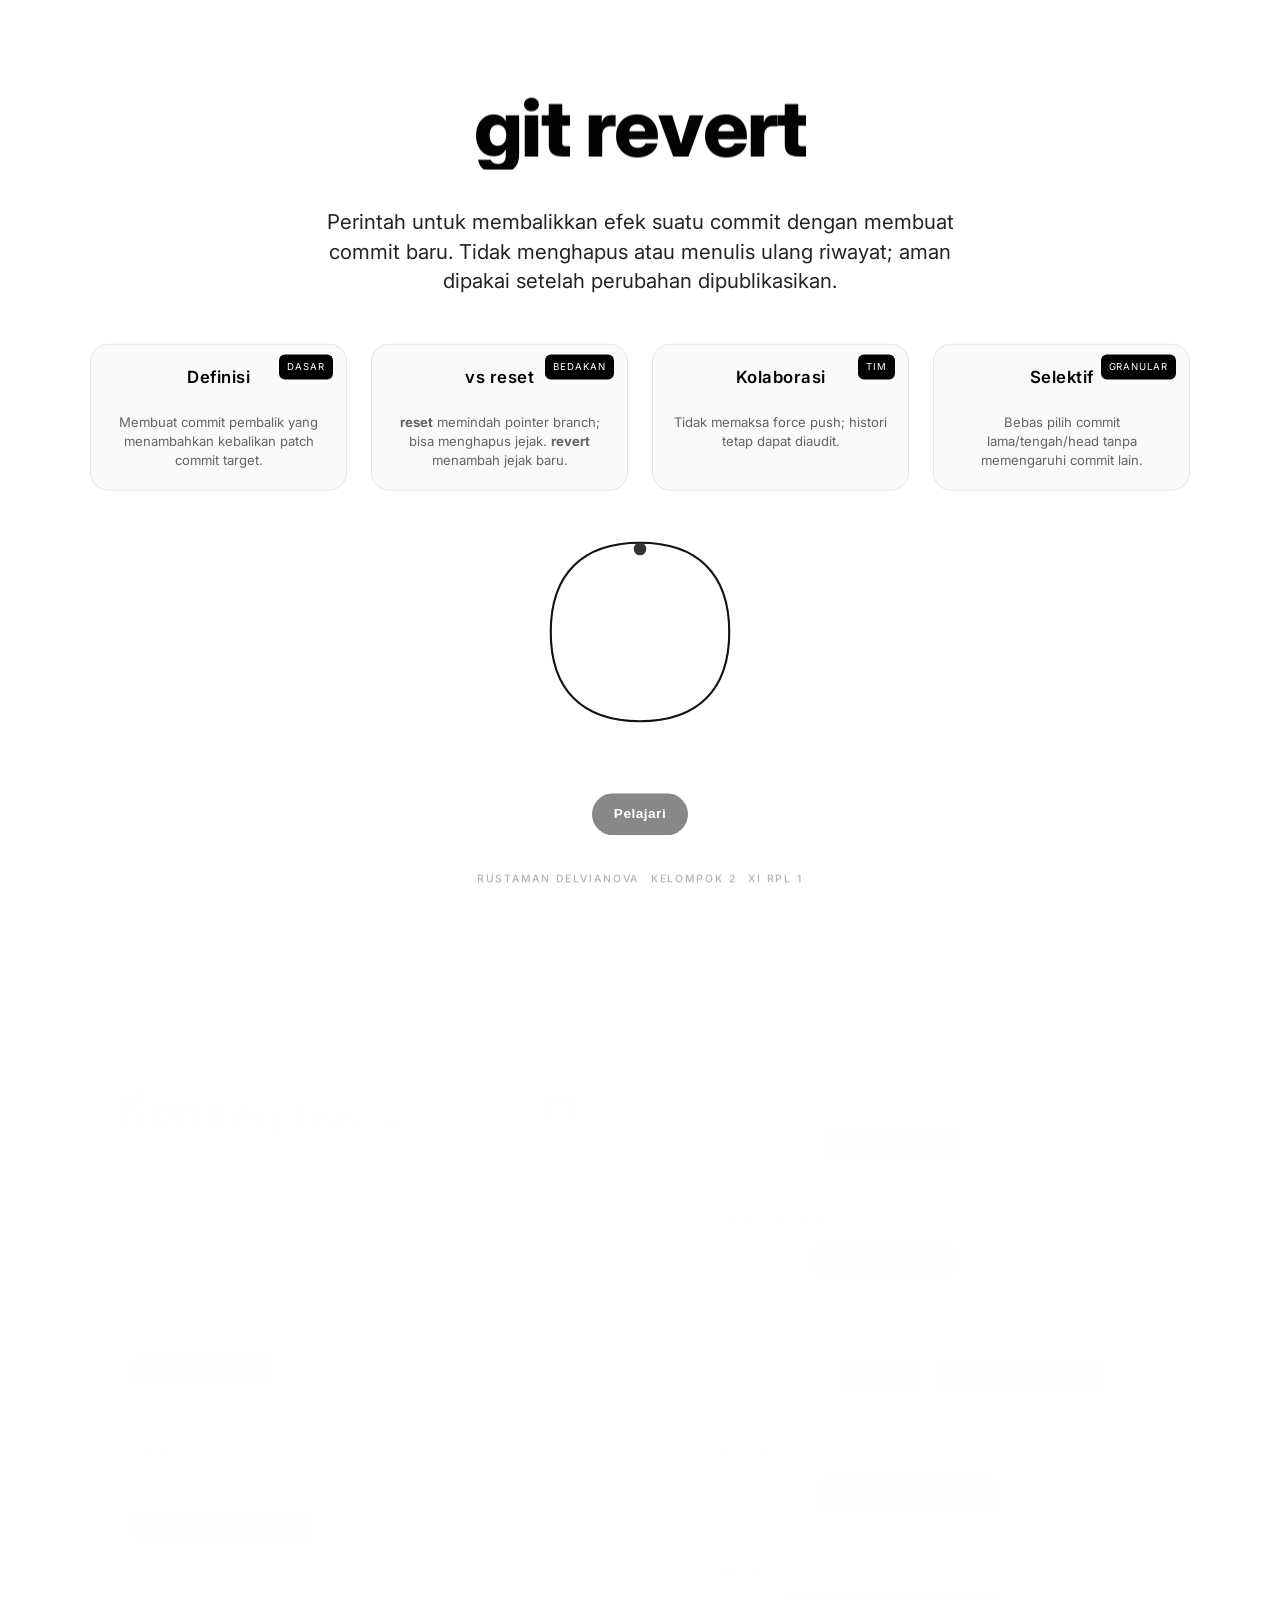
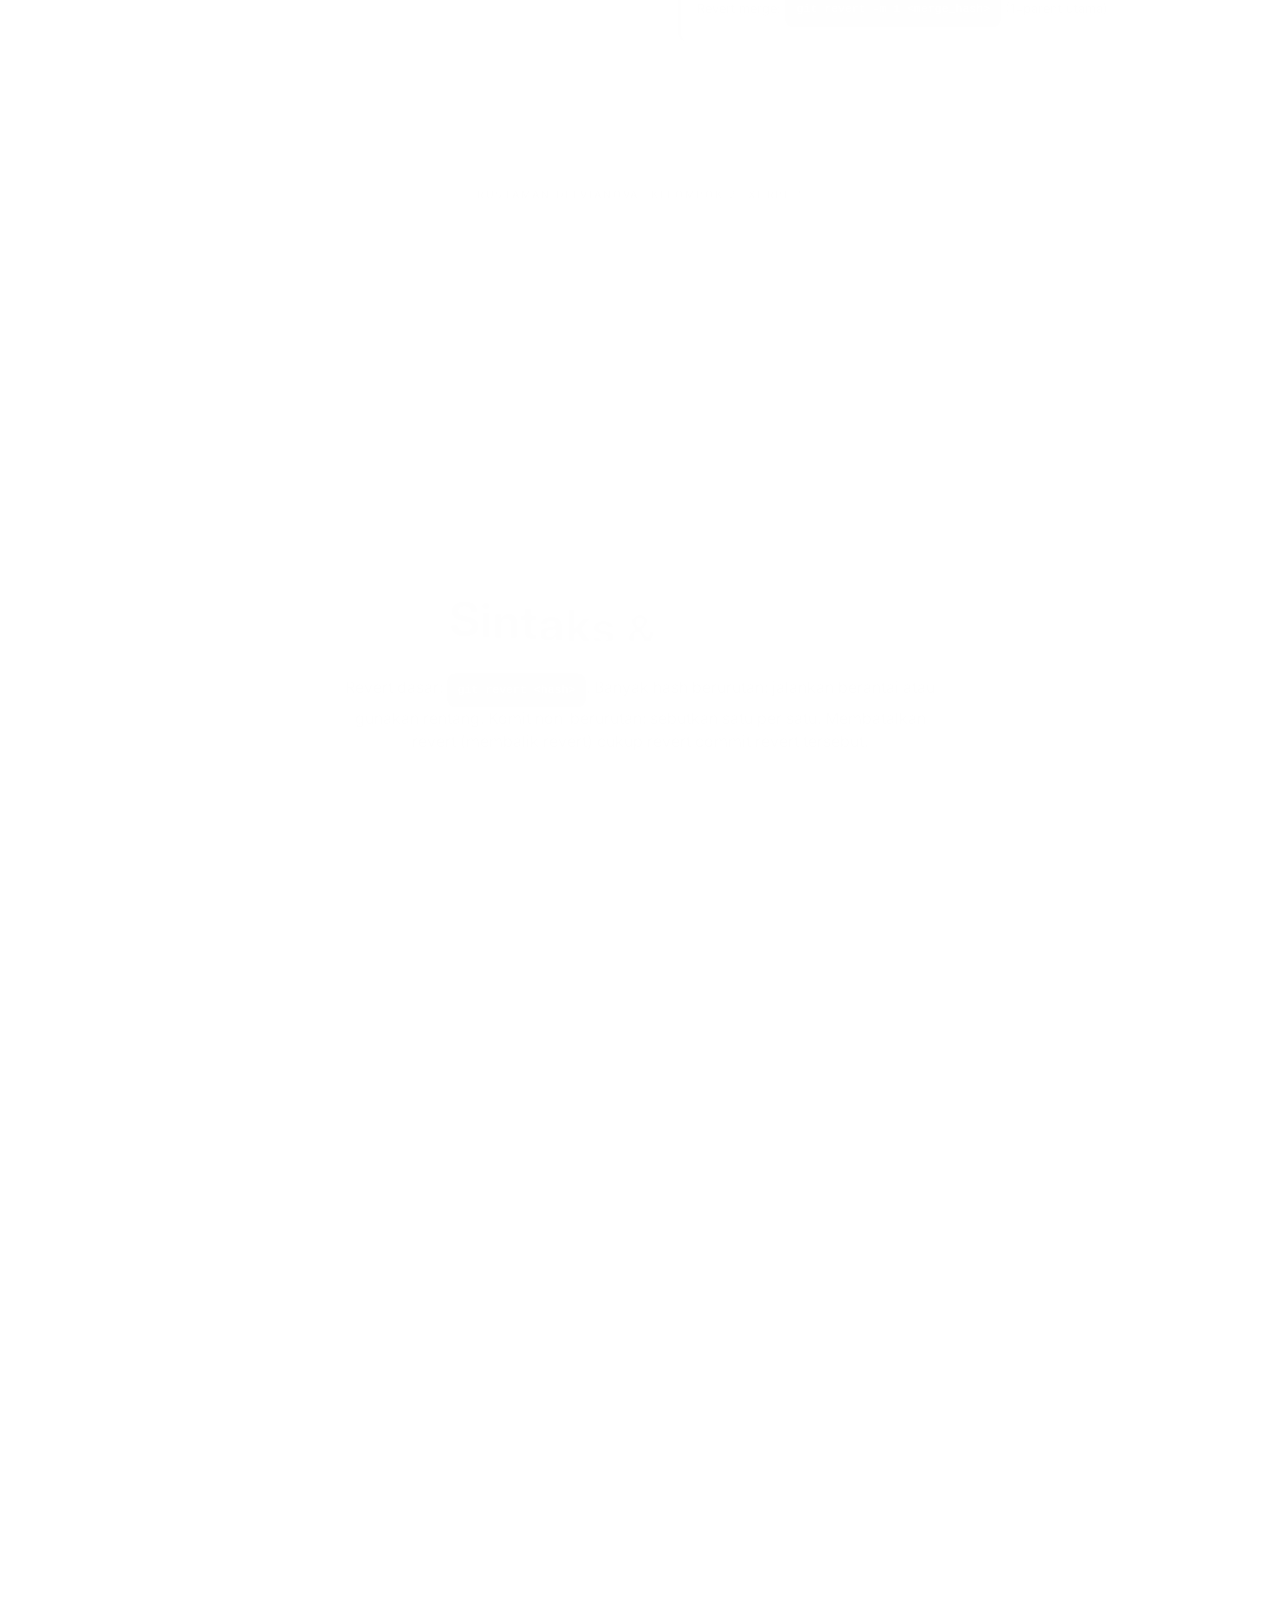
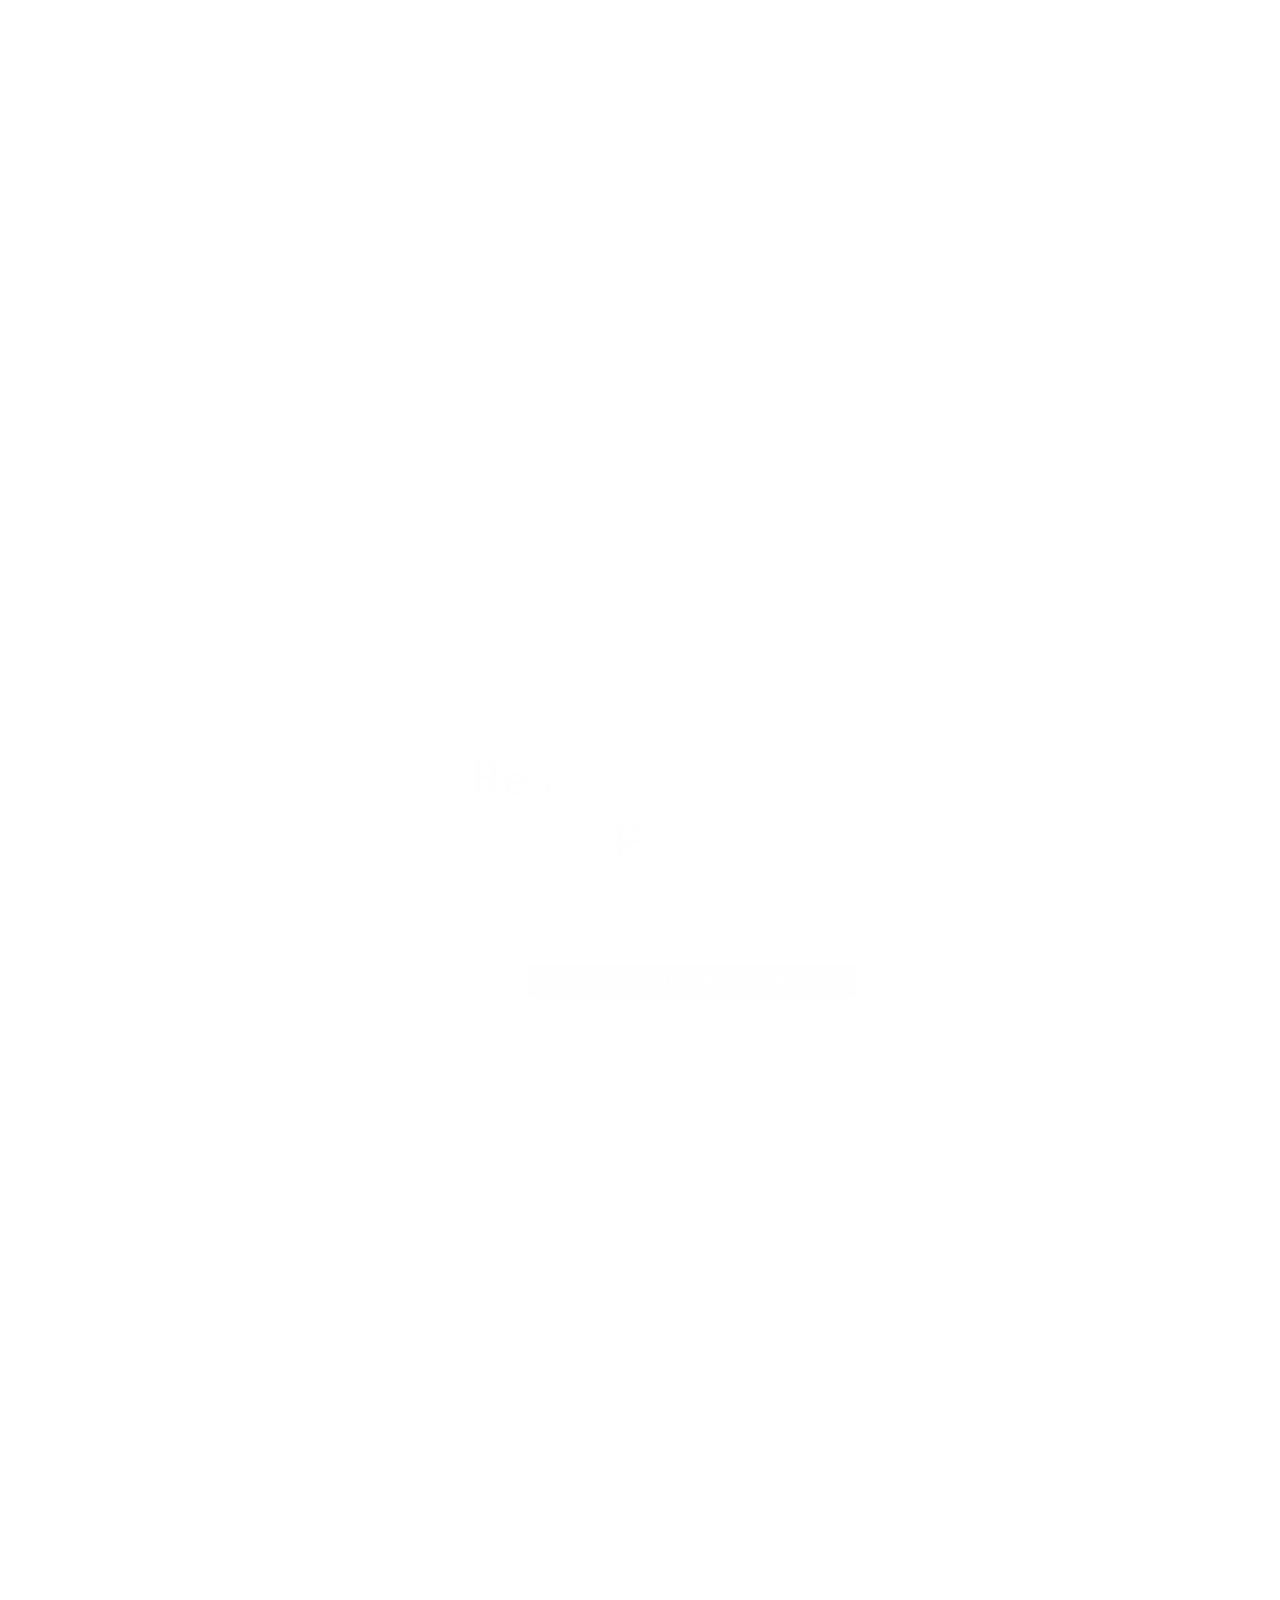
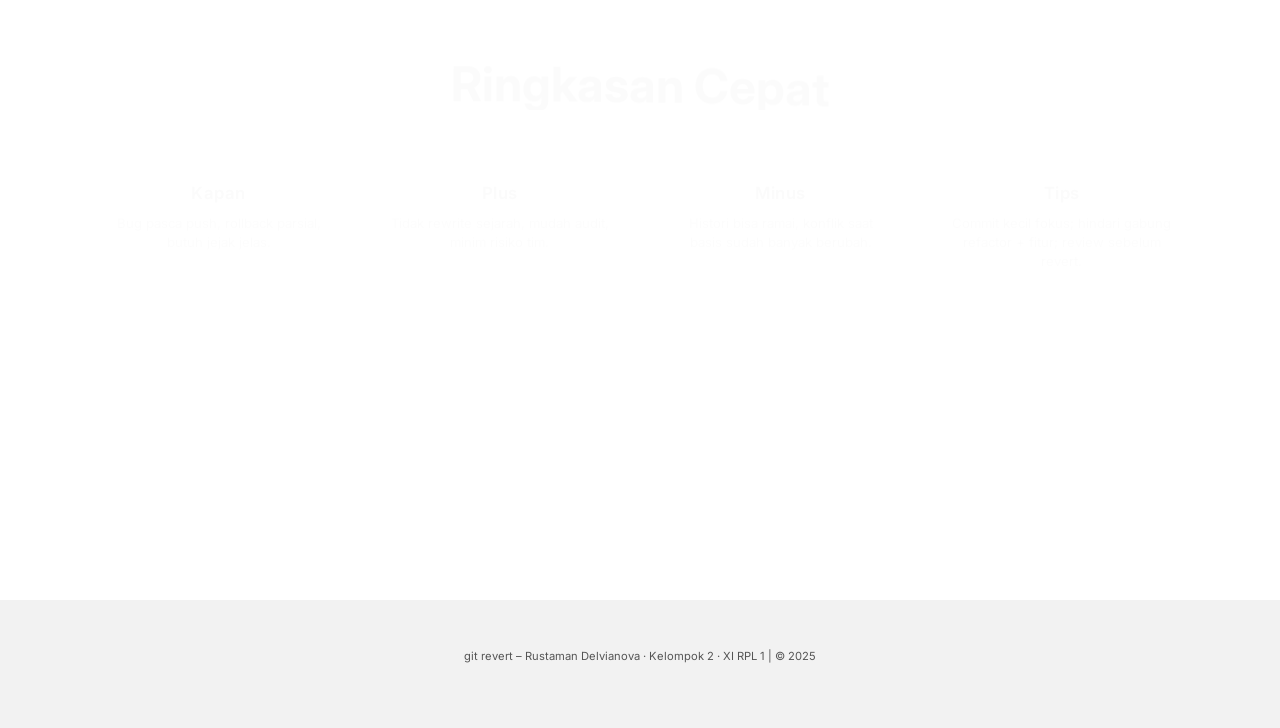
<file: XI RPL 1/Kelompok 2/Rustaman_(gitRevert)/index.html>
<!DOCTYPE html>
<html lang="id">
<head>
<meta charset="UTF-8" />
<meta name="viewport" content="width=device-width,initial-scale=1" />
<title>Memahami git revert</title>
<link rel="preconnect" href="https://fonts.googleapis.com">
<link rel="preconnect" href="https://fonts.gstatic.com" crossorigin>
<link href="https://fonts.googleapis.com/css2?family=Inter:wght@400;600;800&display=swap" rel="stylesheet">
<style>
*{box-sizing:border-box;margin:0;padding:0}
html{scroll-snap-type:y mandatory;height:100%;scroll-behavior:smooth;overscroll-behavior-y:none}
body{font-family:Inter,system-ui,-apple-system,sans-serif;background:#ffffff;color:#111;line-height:1.45;-webkit-font-smoothing:antialiased;min-height:100%;overflow-x:hidden}
section{min-height:100vh;display:flex;flex-direction:column;justify-content:center;align-items:center;padding:4rem clamp(1rem,4vw,4rem);text-align:center;position:relative;scroll-snap-align:start;scroll-snap-stop:always;opacity:0;background:#ffffff}
.hero{background:#ffffff;position:relative;opacity:1!important}
.hero h1{font-size:clamp(2.8rem,8vw,5rem);line-height:1.05;color:#000;font-weight:800;letter-spacing:-.02em}
.hero p{max-width:52ch;margin:1.5rem auto 0;font-size:clamp(1.05rem,1.6vw,1.35rem);opacity:.7;color:#222}
.grid{display:grid;gap:1.5rem;width:100%;max-width:1100px;margin-top:3rem;grid-template-columns:repeat(auto-fit,minmax(230px,1fr))}
.card{background:#fafafa;border:1px solid #e4e4e4;padding:1.25rem 1.1rem;border-radius:18px;position:relative;overflow:hidden}
.card h3{font-size:1.05rem;margin-bottom:.55rem;font-weight:600;letter-spacing:.5px;color:#000}
.card p{font-size:.82rem;opacity:.7;color:#222}
.badge{position:absolute;top:.6rem;right:.8rem;font-size:.6rem;letter-spacing:.1em;text-transform:uppercase;background:#000;padding:.35rem .5rem;border-radius:6px;color:#fff}
section.alt{background:#f5f5f5}
.tagline{font-size:clamp(1.9rem,5vw,3rem);font-weight:700;max-width:18ch;line-height:1.1;color:#000}
.split{display:flex;flex-direction:column;gap:2.2rem;max-width:1050px;width:100%}
@media (min-width:880px){.split{flex-direction:row;align-items:flex-start}.split .text{flex:1;padding-right:2.5rem;text-align:left}.split .steps{flex:1;text-align:left}}
.steps{counter-reset:stp}
.steps div{margin-bottom:1.3rem;padding:.9rem 1rem .95rem 1.05rem;border-left:3px solid #000;background:#f2f2f2;border-radius:10px}
.steps div h4{margin-bottom:.35rem;font-size:.9rem;font-weight:600;letter-spacing:.5px;color:#000}
.steps div p{font-size:.8rem;opacity:.75;color:#222}
.code{font-family:ui-monospace,Consolas,monaco,monospace;background:#000;color:#fff;padding:.55rem .7rem;border-radius:8px;font-size:.72rem;display:inline-block;margin-top:.35rem}
.compare{display:grid;grid-template-columns:repeat(auto-fit,minmax(240px,1fr));gap:1.2rem;margin-top:2.2rem}
.compare .box{background:#f2f2f2;border:1px solid #e4e4e4;border-radius:14px;padding:1rem 1rem 1.1rem;text-align:left;position:relative}
.compare .box h5{font-size:.85rem;letter-spacing:.05em;margin-bottom:.5rem;color:#000}
.compare .box p{font-size:.75rem;opacity:.75;color:#222}
footer{padding:3rem 1.5rem 4rem;text-align:center;font-size:.7rem;color:#555;background:#f2f2f2}
svg{width:210px;height:210px;margin-top:2.2rem;filter:none}
button.cta{margin-top:2.2rem;background:#000;color:#fff;font-weight:600;font-size:.85rem;padding:.85rem 1.35rem;border:none;border-radius:30px;cursor:pointer;letter-spacing:.5px;transition:.35s}
button.cta:hover{transform:translateY(-3px);background:#111}
.fade{opacity:0;transform:translateY(40px)}
.credits{position:absolute;bottom:1.2rem;left:50%;transform:translateX(-50%);font-size:.65rem;letter-spacing:.18em;text-transform:uppercase;color:#555;font-weight:500;pointer-events:none;opacity:.85;backdrop-filter:blur(2px)}
.credits span{margin:0 .55em;white-space:nowrap}
.split-char{display:inline-block;transform:translateY(1.1em) scale(.9) rotateX(65deg);opacity:0;will-change:transform,opacity;perspective:400px}
.split-word{display:inline-block;overflow:hidden}
</style>
</head>
<body>
<main>
<section class="hero">
<h1 class="fade">git revert</h1>
<p class="fade">Perintah untuk membalikkan efek suatu commit dengan membuat commit baru. Tidak menghapus atau menulis ulang riwayat; aman dipakai setelah perubahan dipublikasikan.</p>
<div class="grid">
<div class="card fade"><span class="badge">Dasar</span><h3>Definisi</h3><p>Membuat commit pembalik yang menambahkan kebalikan patch commit target.</p></div>
<div class="card fade"><span class="badge">Bedakan</span><h3>vs reset</h3><p><b>reset</b> memindah pointer branch; bisa menghapus jejak. <b>revert</b> menambah jejak baru.</p></div>
<div class="card fade"><span class="badge">Tim</span><h3>Kolaborasi</h3><p>Tidak memaksa force push; histori tetap dapat diaudit.</p></div>
<div class="card fade"><span class="badge">Granular</span><h3>Selektif</h3><p>Bebas pilih commit lama/tengah/head tanpa memengaruhi commit lain.</p></div>
</div>
<svg id="orbit" viewBox="0 0 200 200" fill="none">
<path id="p1" stroke="#111" stroke-width="2" d="M100 15c55 0 85 30 85 85s-30 85-85 85S15 155 15 100 45 15 100 15Z"/>
<path id="dot" fill="#333" d="M100 15a6 6 0 1 0 0 12 6 6 0 0 0 0-12Z"/>
</svg>
<button class="cta fade" onclick="window.scrollTo({top:innerHeight,behavior:'smooth'})">Pelajari</button>
<div class="credits fade" style="bottom:2.2rem"><span>Rustaman Delvianova</span><span>Kelompok 2</span><span>XI RPL 1</span></div>
</section>
<section class="alt">
<div class="split">
<div class="text">
<div class="tagline fade">Konsep Inti git revert</div>
<p class="fade" style="margin-top:1.3rem;font-size:.93rem;opacity:.85">Alih‑alih menghapus commit salah, kita tambahkan commit baru yang membatalkan patch. Ini menjaga histori kronologis sehingga investigasi masa depan tetap transparan. Setiap revert adalah catatan eksplisit "apa" dan "mengapa".</p>
<div class="compare fade">
<div class="box"><h5>revert</h5><p>Mencatat rollback eksplisit; histori lengkap utuh. Baik untuk branch publik.</p><span class="code">git revert &lt;hash&gt;</span></div>
<div class="box"><h5>reset</h5><p>Menulis ulang pointer; rawan konflik kolaborasi jika sudah dipush. Hindari --hard di branch bersama.</p><span class="code">git reset --hard &lt;hash&gt;</span></div>
</div>
</div>
<div class="steps">
<div class="fade"><h4>1. Temukan</h4><p>Lihat daftar singkat. <span class="code">git log --oneline</span></p></div>
<div class="fade"><h4>2. Revert tunggal</h4><p>Balik satu commit. <span class="code">git revert a1b2c3d</span></p></div>
<div class="fade"><h4>3. Konflik</h4><p>Selesaikan manual lalu <span class="code">git add .</span> & <span class="code">git revert --continue</span></p></div>
<div class="fade"><h4>4. Banyak</h4><p>Rentang terakhir 3: <span class="code">git revert HEAD~3..HEAD</span></p></div>
<div class="fade"><h4>5. Merge</h4><p>Revert merge: <span class="code">git revert -m 1 &lt;merge_hash&gt;</span> (1=parent utama)</p></div>
</div>
</div>
</section>
<section>
<div class="tagline fade">Sintaks & Contoh</div>
<p class="fade" style="margin-top:1rem;max-width:60ch">Revert dasar: <span class="code">git revert &lt;hash&gt;</span>. Banyak hash berurutan: jalankan berantai atau gunakan rentang. Komit non-berurutan: sebutkan satu per satu. Membatalkan revert (membalik revert) cukup revert commit revert tersebut.</p>
</section>
<section class="alt">
<div class="tagline fade">Revert Merge & Konflik</div>
<p class="fade" style="margin-top:1rem;max-width:60ch">Saat revert merge, git butuh tahu parent mana yang dianggap baseline: gunakan <span class="code">-m 1</span> (parent pertama). Konflik umum: file sudah berubah setelah commit target. Strategi: fokuskan patch; bila patch besar dan banyak noise formatting, pertimbangkan refactor terpisah sebelum revert.</p>
</section>
<section>
<div class="tagline fade">Best Practice & Anti-Pattern</div>
<p class="fade" style="margin-top:1rem;max-width:60ch">Gunakan revert untuk: rollback aman setelah deploy, membatalkan fitur eksperimental, audit jelas. Hindari: menumpuk revert atas revert tanpa perbaikan akar, mengandalkan revert untuk uji coba yang mestinya pakai feature flag. Format pesan: <span class="code">revert: batalkan fitur pencarian cepat (#123)</span>.</p>
</section>
<section class="alt">
<div class="tagline fade">Ringkasan Cepat</div>
<div class="grid" style="margin-top:2.5rem">
<div class="card fade"><h3>Kapan</h3><p>Bug pasca push, rollback parsial, butuh jejak jelas.</p></div>
<div class="card fade"><h3>Plus</h3><p>Tidak rewrite sejarah, mudah audit, minim risiko tim.</p></div>
<div class="card fade"><h3>Minus</h3><p>Histori bisa ramai, konflik saat basis sudah banyak berubah.</p></div>
<div class="card fade"><h3>Tips</h3><p>Commit kecil fokus; hindari gabung refactor + fitur; review sebelum revert.</p></div>
</div>
</section>
</main>
<footer>git revert – Rustaman Delvianova · Kelompok 2 · XI RPL 1 | © 2025</footer>
<script src="vendor/gsap.min.js"></script>
<script src="vendor/ScrollTrigger.min.js"></script>
<script src="vendor/MotionPathPlugin.min.js"></script>
<script src="vendor/Scripts.min.js"></script>
</body>
</html>
</file>
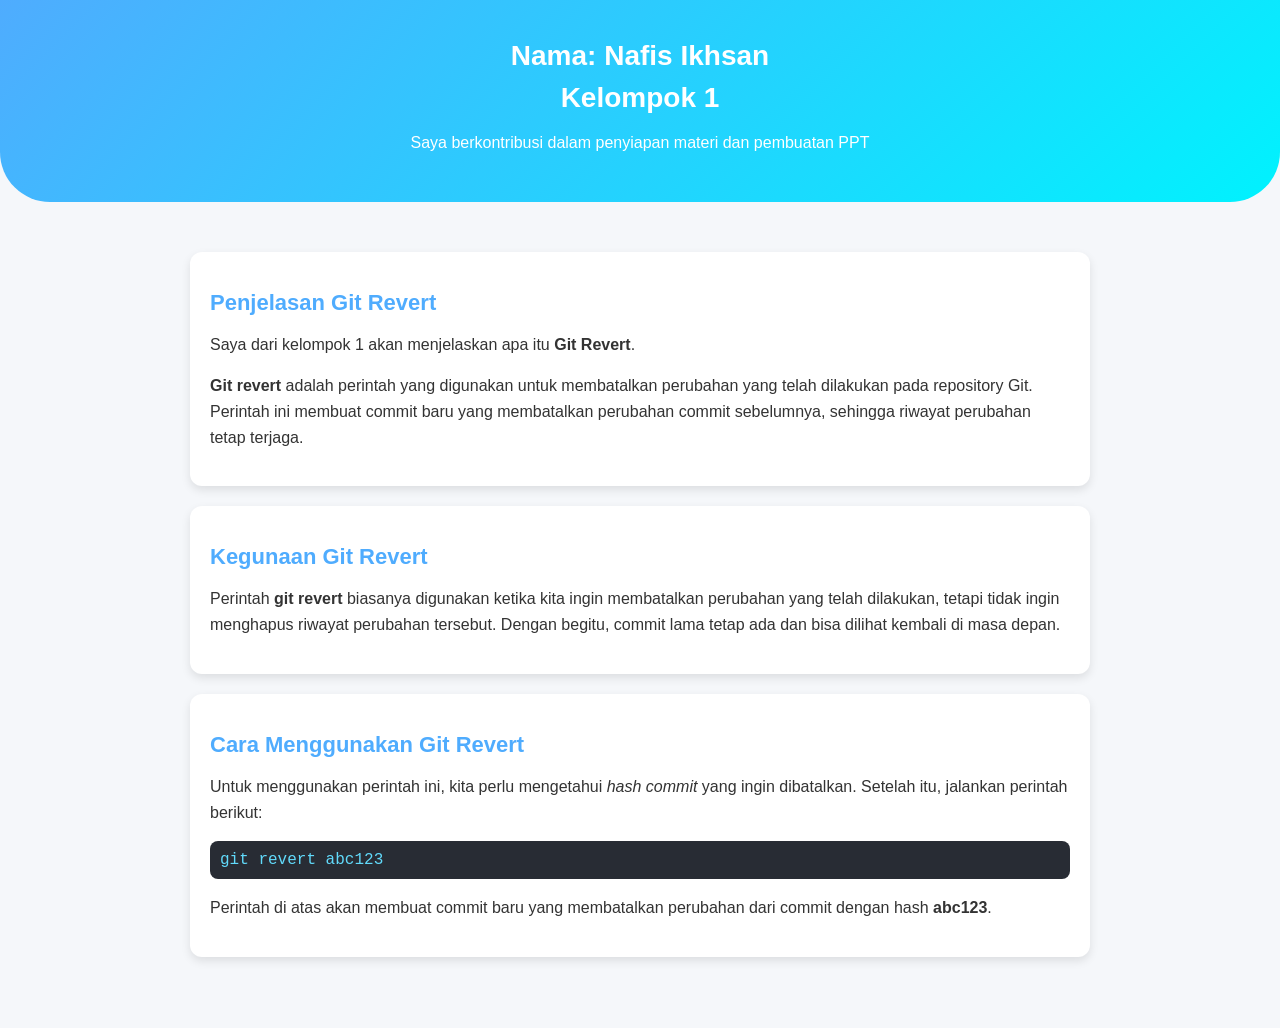
<file: XI RPL 1/Kelompok 1/tugas individu github nafis .html>
<!DOCTYPE html>
<html lang="en">
<head>
  <meta charset="UTF-8">
  <meta name="viewport" content="width=device-width, initial-scale=1.0">
  <title>Tugas Individu</title>
  <style>
    body {
      font-family: 'Segoe UI', Tahoma, Geneva, Verdana, sans-serif;
      margin: 0;
      padding: 0;
      background: #f5f7fa;
      color: #333;
    }

    header {
      background: linear-gradient(135deg, #4facfe, #00f2fe);
      color: white;
      text-align: center;
      padding: 30px 20px;
      border-bottom-left-radius: 50px;
      border-bottom-right-radius: 50px;
    }

    header h1 {
      margin: 10px 0;
      font-size: 28px;
    }

    main {
      max-width: 900px;
      margin: 30px auto;
      padding: 20px;
    }

    section {
      background: white;
      margin-bottom: 20px;
      padding: 20px;
      border-radius: 12px;
      box-shadow: 0 4px 10px rgba(0,0,0,0.1);
      transition: transform 0.2s ease;
    }

    section:hover {
      transform: scale(1.02);
    }

    section h2 {
      color: #4facfe;
      margin-bottom: 10px;
      font-size: 22px;
    }

    p {
      line-height: 1.6;
    }

    code {
      display: block;
      background: #282c34;
      color: #61dafb;
      padding: 10px;
      border-radius: 8px;
      margin-top: 10px;
      font-family: Consolas, monospace;
    }
  </style>
</head>
<body>
  <header>
    <h1>Nama: Nafis Ikhsan</h1>
    <h1>Kelompok 1</h1>
    <p>Saya berkontribusi dalam penyiapan materi dan pembuatan   PPT</p>
  </header>

  <main>
    <section>
      <h2>Penjelasan Git Revert</h2>
      <p>Saya dari kelompok 1 akan menjelaskan apa itu <b>Git Revert</b>.</p>
      <p>
        <b>Git revert</b> adalah perintah yang digunakan untuk membatalkan perubahan yang telah dilakukan 
        pada repository Git. Perintah ini membuat commit baru yang membatalkan perubahan commit sebelumnya, 
        sehingga riwayat perubahan tetap terjaga.
      </p>
    </section>

    <section>
      <h2>Kegunaan Git Revert</h2>
      <p>
        Perintah <b>git revert</b> biasanya digunakan ketika kita ingin membatalkan perubahan yang telah 
        dilakukan, tetapi tidak ingin menghapus riwayat perubahan tersebut. Dengan begitu, commit lama 
        tetap ada dan bisa dilihat kembali di masa depan.
      </p>
    </section>

    <section>
      <h2>Cara Menggunakan Git Revert</h2>
      <p>
        Untuk menggunakan perintah ini, kita perlu mengetahui <i>hash commit</i> yang ingin dibatalkan.
        Setelah itu, jalankan perintah berikut:
      </p>
      <code>git revert abc123</code>
      <p>
        Perintah di atas akan membuat commit baru yang membatalkan perubahan dari commit dengan hash 
        <b>abc123</b>.
      </p>
    </section>
  </main>
</body>
</html>
</file>
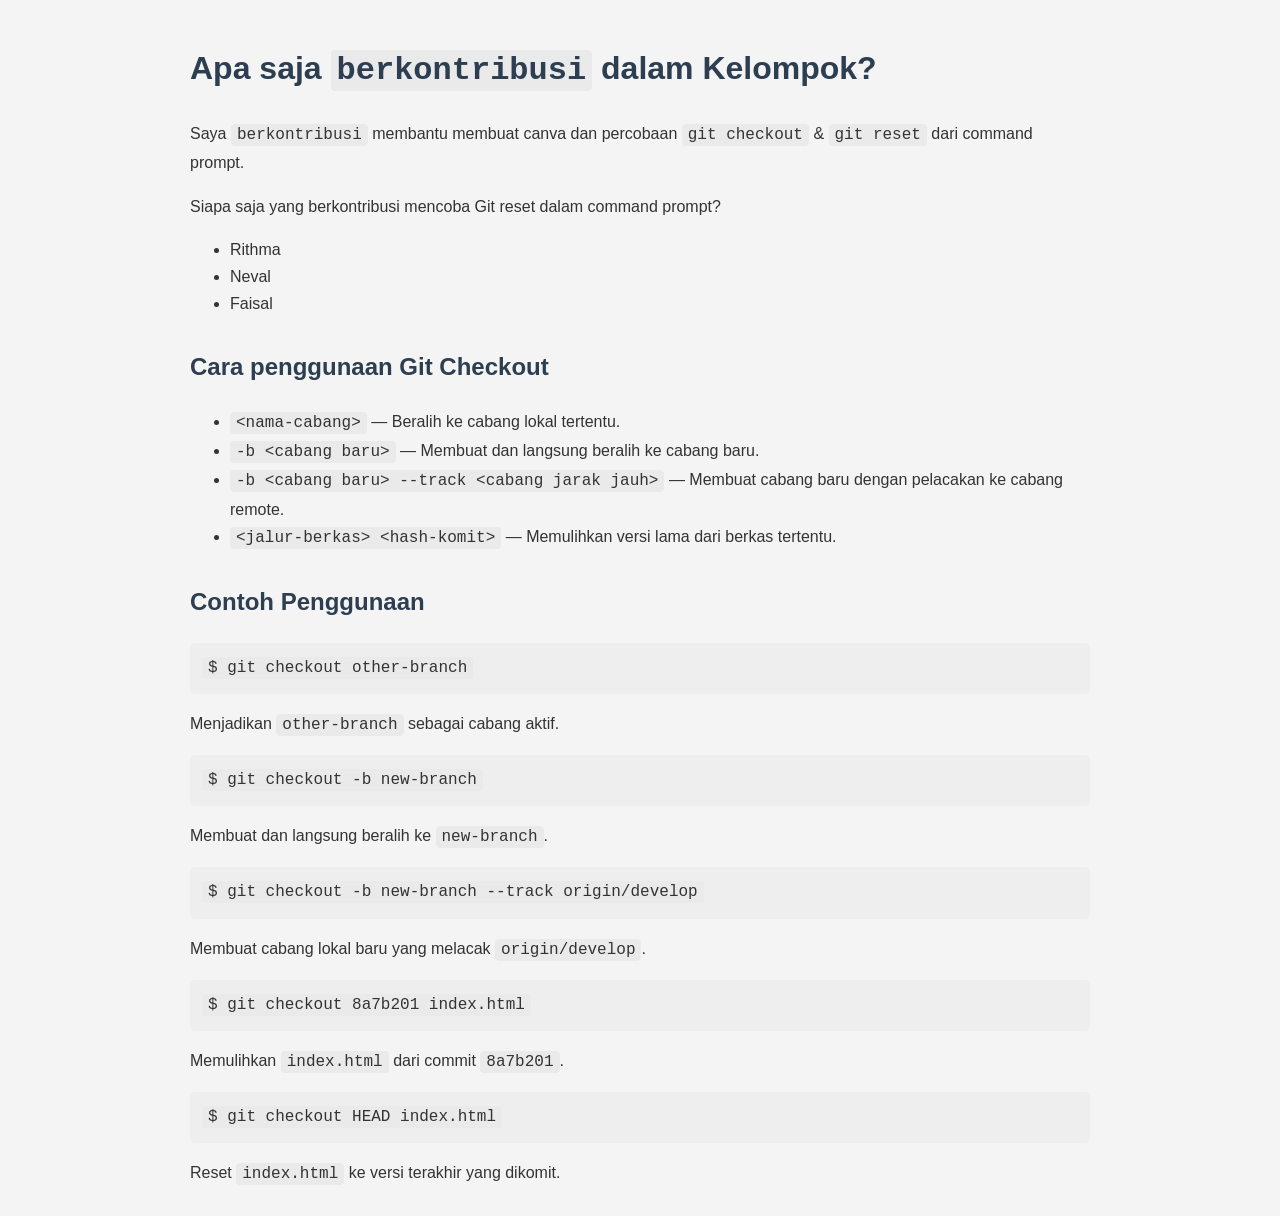
<file: XI RPL 2/Kelompok 1/kontribusirytma.html>
<!DOCTYPE html>
<html lang="id">
  <head>
    <meta charset="UTF-8" />
    <meta name="viewport" content="width=device-width, initial-scale=1" />
    <title>Git Checkout - Penjelasan</title>
    <link rel="stylesheet" href="style.css" />
  </head>
  <body>
    <h1>Apa saja <code> berkontribusi</code> dalam Kelompok?</h1>

    <div class="section">
      <p>Saya <code>berkontribusi</code> membantu membuat canva dan percobaan <code>git checkout</code> & <code>git reset</code> dari command prompt.</p>

      <p>Siapa saja yang berkontribusi mencoba Git reset dalam command prompt?</p>
      <ul>
        <li>Rithma</li>
        <li>Neval</li>
        <li>Faisal</li>
      </ul>
    </div>

    <div class="section">
      <h2>Cara penggunaan Git Checkout</h2>
      <ul>
        <li><code>&lt;nama-cabang&gt;</code> — Beralih ke cabang lokal tertentu.</li>
        <li><code>-b &lt;cabang baru&gt;</code> — Membuat dan langsung beralih ke cabang baru.</li>
        <li><code>-b &lt;cabang baru&gt; --track &lt;cabang jarak jauh&gt;</code> — Membuat cabang baru dengan pelacakan ke cabang remote.</li>
        <li><code>&lt;jalur-berkas&gt; &lt;hash-komit&gt;</code> — Memulihkan versi lama dari berkas tertentu.</li>
      </ul>
    </div>

    <div class="section">
      <h2>Contoh Penggunaan</h2>
      <pre><code>$ git checkout other-branch</code></pre>
      <p>Menjadikan <code>other-branch</code> sebagai cabang aktif.</p>

      <pre><code>$ git checkout -b new-branch</code></pre>
      <p>Membuat dan langsung beralih ke <code>new-branch</code>.</p>

      <pre><code>$ git checkout -b new-branch --track origin/develop</code></pre>
      <p>Membuat cabang lokal baru yang melacak <code>origin/develop</code>.</p>

      <pre><code>$ git checkout 8a7b201 index.html</code></pre>
      <p>Memulihkan <code>index.html</code> dari commit <code>8a7b201</code>.</p>

      <pre><code>$ git checkout HEAD index.html</code></pre>
      <p>Reset <code>index.html</code> ke versi terakhir yang dikomit.</p>
    </div>
  </body>
</html>
</file>
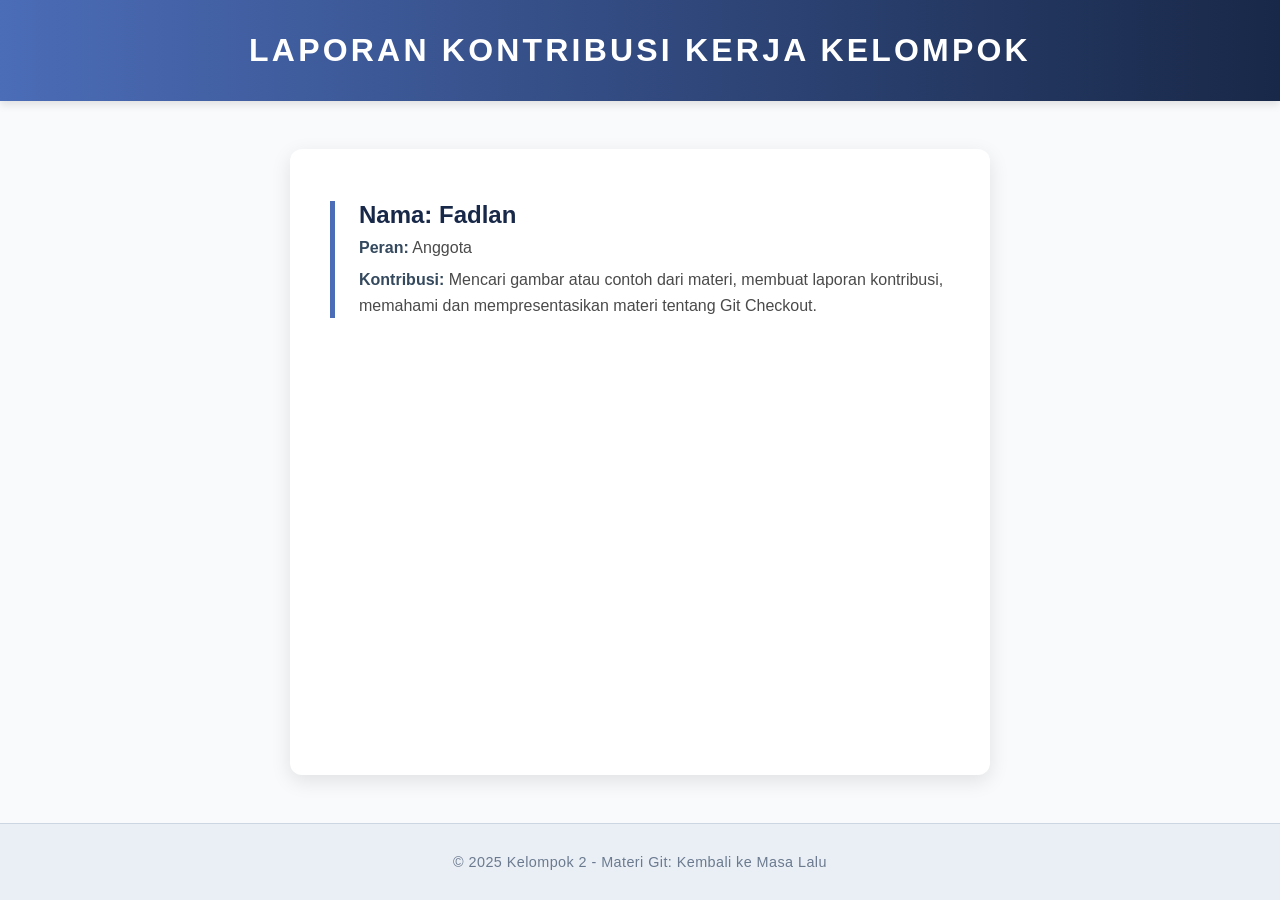
<file: XI RPL 2/Kelompok 2/kontribusifadlan.html>
<!DOCTYPE html>
<html lang="id">
  <head>
    <meta charset="UTF-8" />
    <meta name="viewport" content="width=device-width, initial-scale=1" />
    <title>Laporan Kontribusi Kelompok</title>
    <style>
      /* Reset minimal */
      *,
      *::before,
      *::after {
        box-sizing: border-box;
      }
      body {
        font-family: "Segoe UI", Tahoma, Geneva, Verdana, sans-serif;
        background-color: #f9fafb;
        color: #2c3e50;
        margin: 0;
        display: flex;
        flex-direction: column;
        min-height: 100vh;
      }

      header {
        background: linear-gradient(90deg, #4b6cb7 0%, #182848 100%);
        color: #fff;
        padding: 2rem 1rem;
        text-align: center;
        box-shadow: 0 4px 8px rgb(0 0 0 / 0.1);
        letter-spacing: 0.05em;
      }

      header h1 {
        margin: 0;
        font-weight: 700;
        font-size: 2rem;
        font-family: "Montserrat", sans-serif;
        text-transform: uppercase;
        letter-spacing: 0.1em;
      }

      main {
        flex: 1;
        max-width: 700px;
        margin: 3rem auto;
        background: #fff;
        padding: 2rem 2.5rem;
        border-radius: 12px;
        box-shadow: 0 6px 20px rgb(0 0 0 / 0.1);
      }

      .member {
        border-left: 5px solid #4b6cb7;
        padding-left: 1.5rem;
        margin-bottom: 2rem;
      }

      .member:last-child {
        margin-bottom: 0;
      }

      .member h2 {
        font-weight: 700;
        font-size: 1.5rem;
        margin-bottom: 0.4rem;
        color: #182848;
      }

      .member p {
        line-height: 1.6;
        color: #4a4a4a;
        margin: 0.4rem 0;
        font-size: 1rem;
      }

      .member p strong {
        color: #34495e;
        font-weight: 600;
      }

      footer {
        text-align: center;
        padding: 1rem 1rem;
        background-color: #eaeff5;
        color: #6b7a8f;
        font-size: 0.9rem;
        letter-spacing: 0.03em;
        box-shadow: inset 0 1px 0 #cbd6e2;
        user-select: none;
      }

      /* Responsive */
      @media (max-width: 480px) {
        main {
          margin: 2rem 1rem;
          padding: 1.5rem 1.5rem;
        }

        header h1 {
          font-size: 1.5rem;
        }

        .member h2 {
          font-size: 1.3rem;
        }
      }
    </style>
  </head>
  <body>
    <header>
      <h1>Laporan Kontribusi Kerja Kelompok</h1>
    </header>

    <main>
      <section class="member">
        <h2>Nama: Fadlan</h2>
        <p><strong>Peran:</strong> Anggota</p>
        <p><strong>Kontribusi:</strong> Mencari gambar atau contoh dari materi, membuat laporan kontribusi, memahami dan mempresentasikan materi tentang Git Checkout.</p>
      </section>
    </main>

    <footer>
      <p>© 2025 Kelompok 2 - Materi Git: Kembali ke Masa Lalu</p>
    </footer>
  </body>
</html>
</file>
<file: XI RPL 2/Kelompok 1/style.css>
body {
  font-family: Arial, sans-serif;
  line-height: 1.7;
  background-color: #f4f4f4;
  color: #333;
  padding: 20px;
  max-width: 900px;
  margin: auto;
}

h1,
h2 {
  color: #2c3e50;
}

code {
  background-color: #eaeaea;
  padding: 2px 6px;
  border-radius: 4px;
  font-family: Consolas, monospace;
}

pre {
  background-color: #eee;
  padding: 12px;
  border-radius: 5px;
  overflow-x: auto;
}

.section {
  margin-bottom: 30px;
}

.tip {
  background-color: #d9edf7;
  color: #31708f;
  border-left: 5px solid #31708f;
  padding: 10px;
  margin-top: 20px;
  border-radius: 4px;
}

.link {
  margin-top: 10px;
  font-style: italic;
  color: #555;
}
</file>
